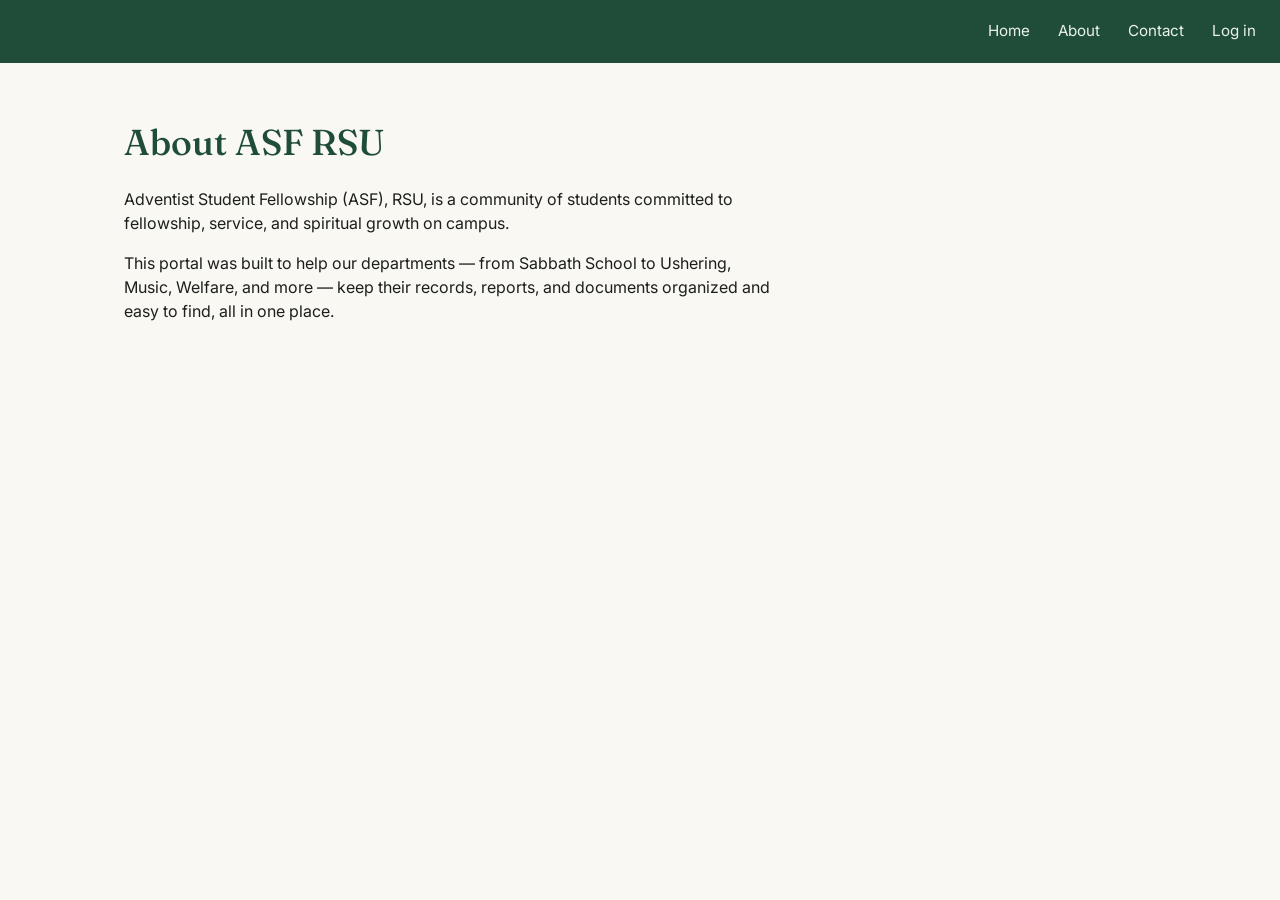
<file: about.html>
<!DOCTYPE html>
<html lang="en">
<head>
  <meta charset="UTF-8">
  <title>About — ASF RSU Document Portal</title>
  <link rel="stylesheet" href="style.css">
</head>
<body>

  <header>
    <nav>
      <a href="index.html">Home</a>
      <a href="about.html">About</a>
      <a href="contact.html">Contact</a>
      <a href="login.html">Log in</a>
    </nav>
  </header>

  <main>
    <h1>About ASF RSU</h1>
    <p>Adventist Student Fellowship (ASF), RSU, is a community of students committed to fellowship, service, and spiritual growth on campus.</p>
    <p>This portal was built to help our departments — from Sabbath School to Ushering, Music, Welfare, and more — keep their records, reports, and documents organized and easy to find, all in one place.</p>
  </main>

</body>
</html>
</file>
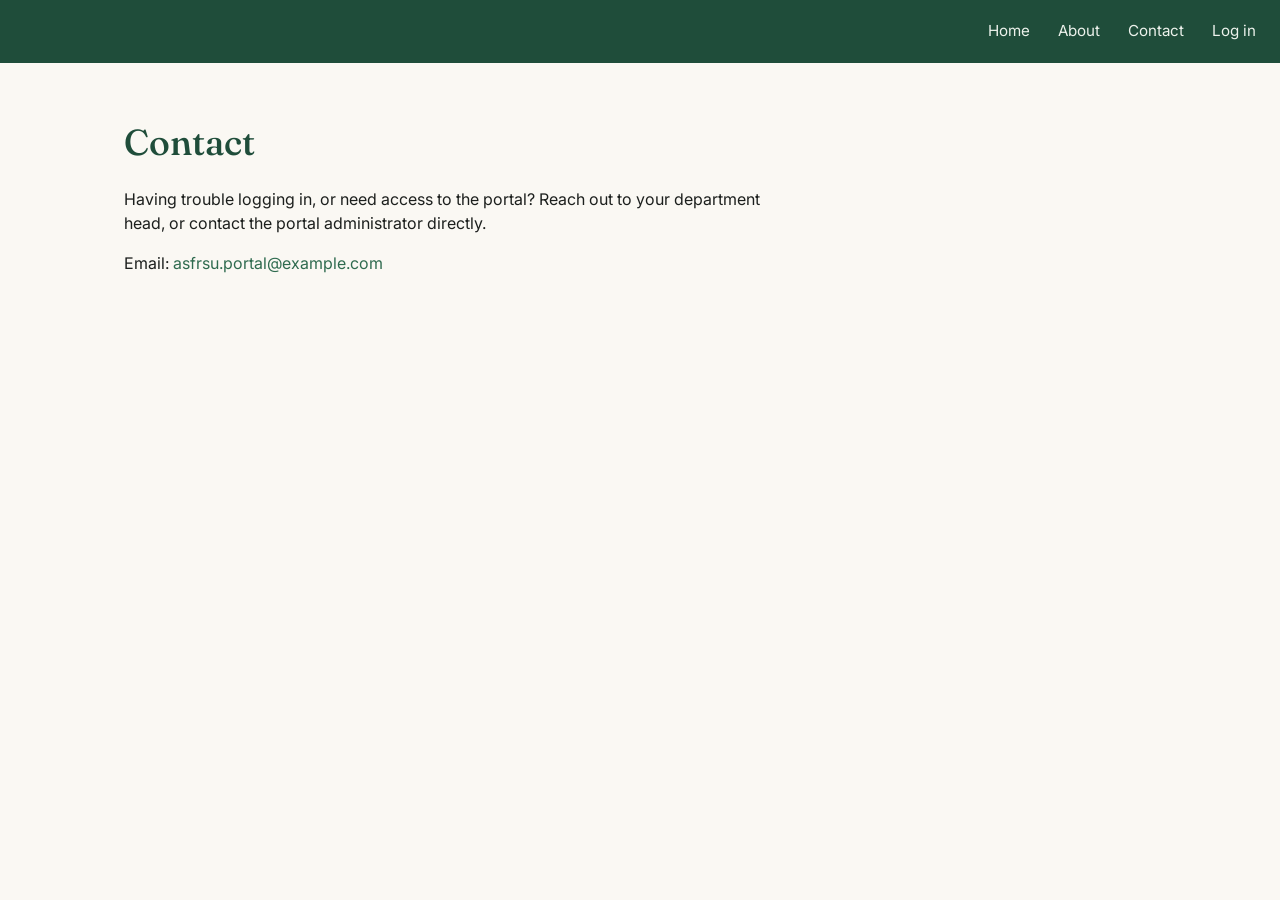
<file: contact.html>
<!DOCTYPE html>
<html lang="en">
<head>
  <meta charset="UTF-8">
  <title>Contact — ASF RSU Document Portal</title>
  <link rel="stylesheet" href="style.css">
</head>
<body>

  <header>
    <nav>
      <a href="index.html">Home</a>
      <a href="about.html">About</a>
      <a href="contact.html">Contact</a>
      <a href="login.html">Log in</a>
    </nav>
  </header>

  <main>
    <h1>Contact</h1>
    <p>Having trouble logging in, or need access to the portal? Reach out to your department head, or contact the portal administrator directly.</p>
    <p>Email: <a href="mailto:asfrsu.portal@example.com">asfrsu.portal@example.com</a></p>
  </main>

</body>
</html>
</file>
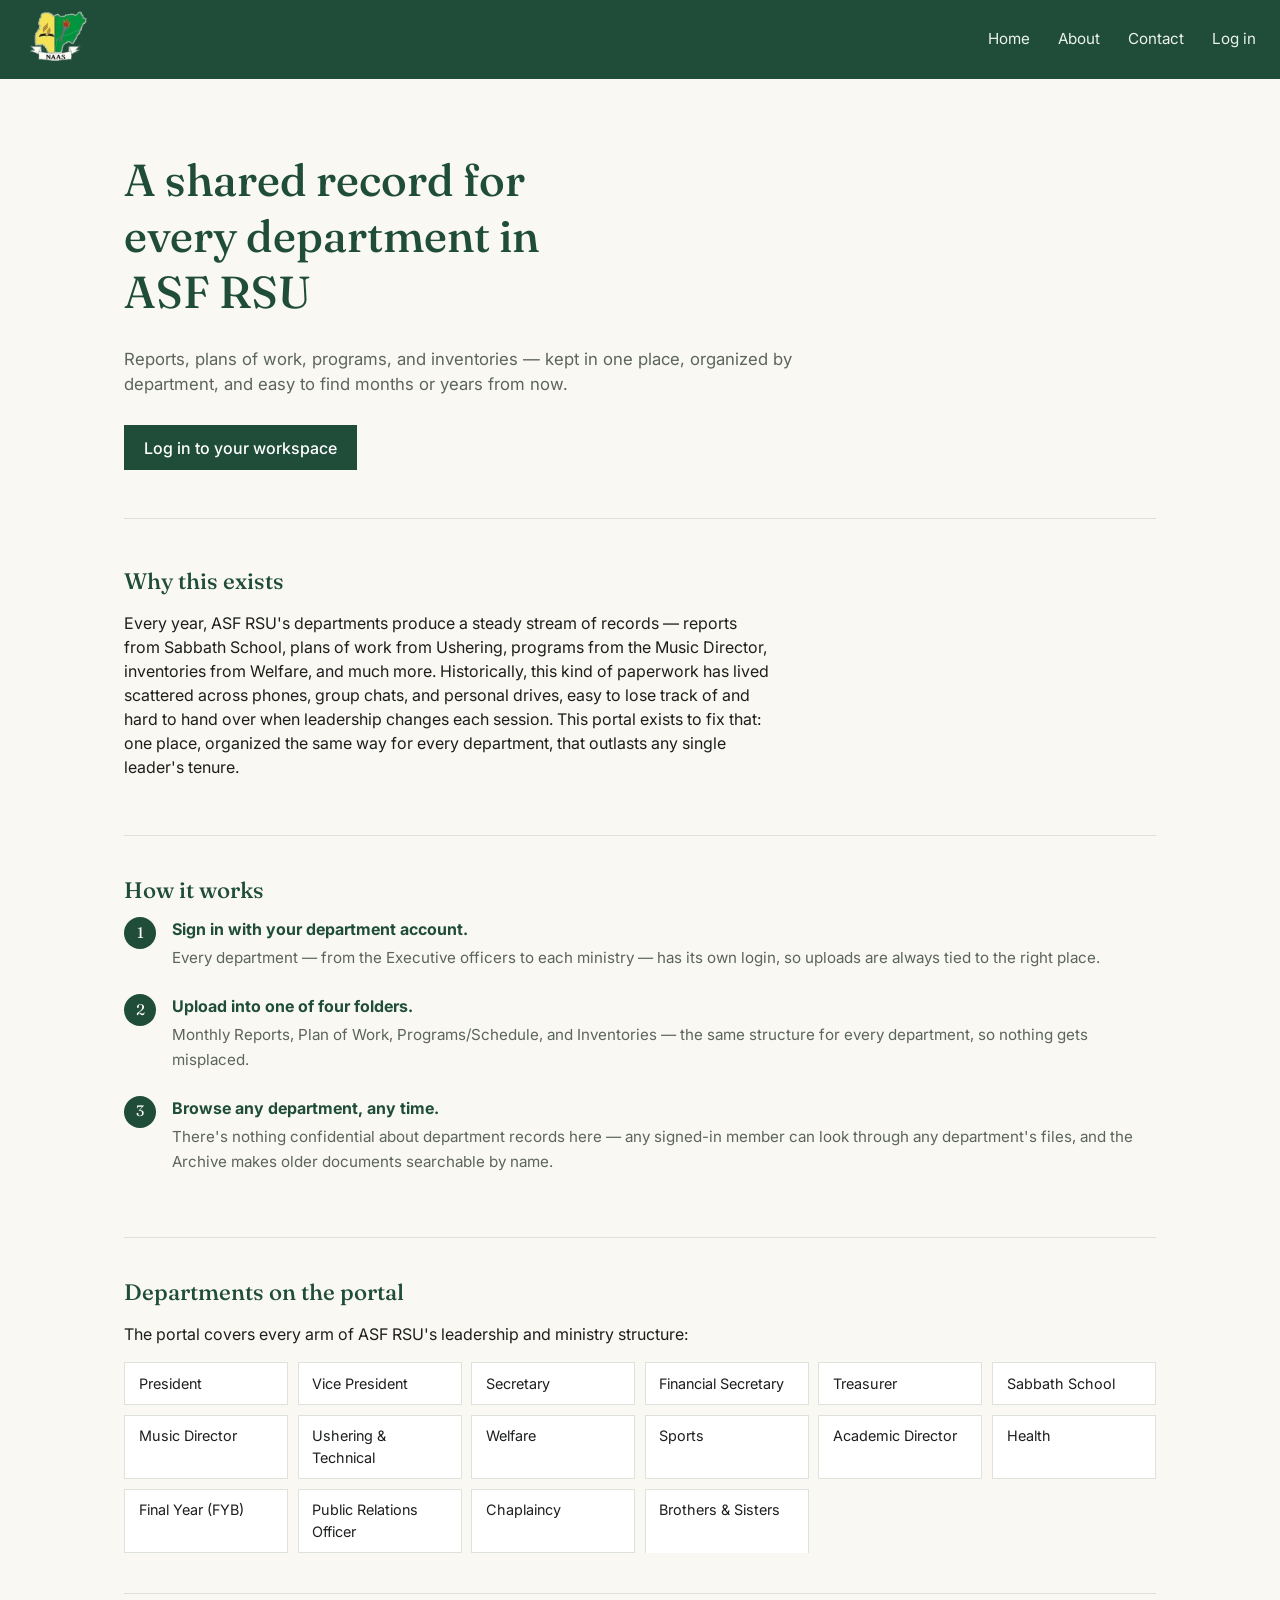
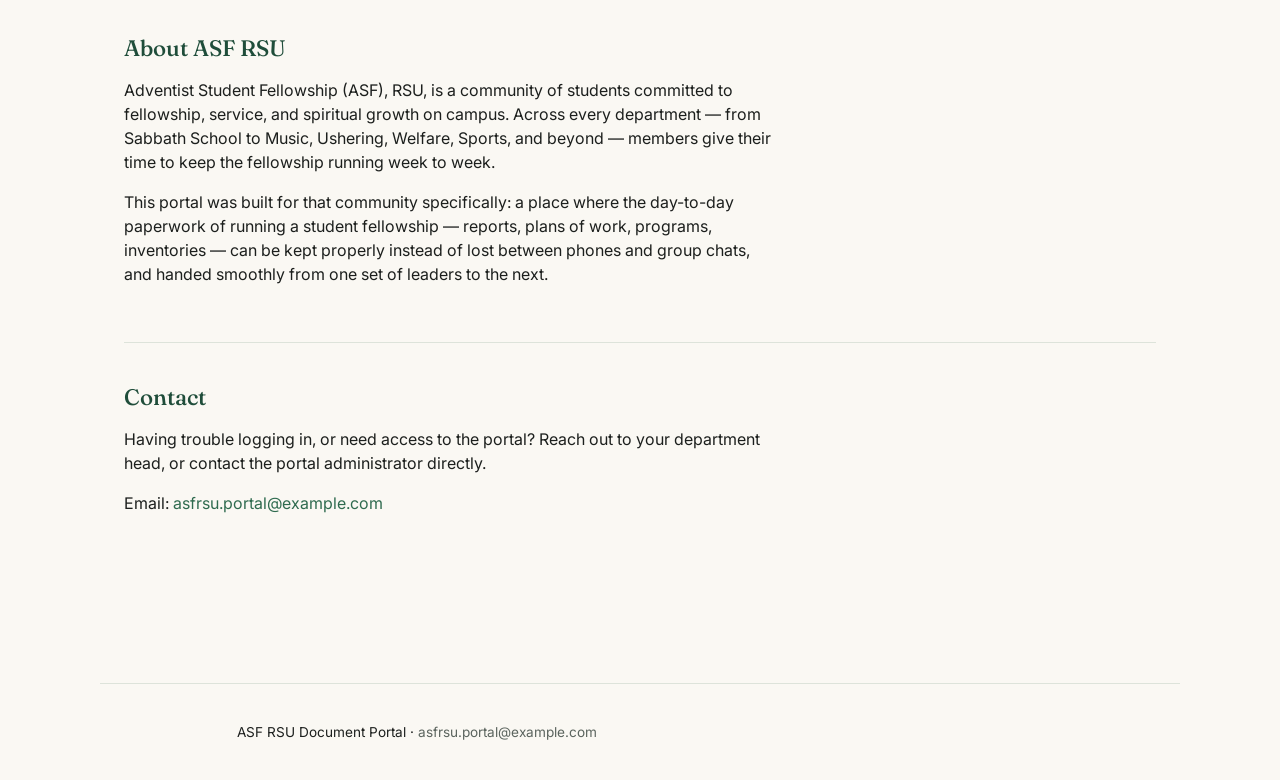
<file: home.html>
<!DOCTYPE html>
<html lang="en">
<head>
  <meta charset="UTF-8">
  <meta name="viewport" content="width=device-width, initial-scale=1">
  <title>ASF RSU Document Portal</title>
  <link rel="stylesheet" href="style.css">
</head>
<body>

  <header>
    <a href="home.html" aria-label="ASF RSU Portal home">
      <img src="download.png" alt="ASF RSU Portal logo" class="logo">
    </a>
    <nav>
      <a href="home.html">Home</a>
      <a href="#about">About</a>
      <a href="#contact">Contact</a>
      <a href="login.html">Log in</a>
    </nav>
  </header>

  <main>
    <section class="hero">
      <h1>A shared record for every department in ASF RSU</h1>
      <p>Reports, plans of work, programs, and inventories — kept in one place, organized by department, and easy to find months or years from now.</p>
      <a class="button-link" href="login.html">Log in to your workspace</a>
    </section>

    <section class="dept-overview">
      <h2>Why this exists</h2>
      <p>Every year, ASF RSU's departments produce a steady stream of records — reports from Sabbath School, plans of work from Ushering, programs from the Music Director, inventories from Welfare, and much more. Historically, this kind of paperwork has lived scattered across phones, group chats, and personal drives, easy to lose track of and hard to hand over when leadership changes each session. This portal exists to fix that: one place, organized the same way for every department, that outlasts any single leader's tenure.</p>
    </section>

    <section class="how-it-works">
      <h2>How it works</h2>
      <ol class="steps">
        <li>
          <strong>Sign in with your department account.</strong>
          <span>Every department — from the Executive officers to each ministry — has its own login, so uploads are always tied to the right place.</span>
        </li>
        <li>
          <strong>Upload into one of four folders.</strong>
          <span>Monthly Reports, Plan of Work, Programs/Schedule, and Inventories — the same structure for every department, so nothing gets misplaced.</span>
        </li>
        <li>
          <strong>Browse any department, any time.</strong>
          <span>There's nothing confidential about department records here — any signed-in member can look through any department's files, and the Archive makes older documents searchable by name.</span>
        </li>
      </ol>
    </section>

    <section class="dept-list">
      <h2>Departments on the portal</h2>
      <p>The portal covers every arm of ASF RSU's leadership and ministry structure:</p>
      <ul class="dept-grid">
        <li>President</li>
        <li>Vice President</li>
        <li>Secretary</li>
        <li>Financial Secretary</li>
        <li>Treasurer</li>
        <li>Sabbath School</li>
        <li>Music Director</li>
        <li>Ushering &amp; Technical</li>
        <li>Welfare</li>
        <li>Sports</li>
        <li>Academic Director</li>
        <li>Health</li>
        <li>Final Year (FYB)</li>
        <li>Public Relations Officer</li>
        <li>Chaplaincy</li>
        <li>Brothers &amp; Sisters</li>
      </ul>
    </section>

    <section id="about" class="about-section">
      <h2>About ASF RSU</h2>
      <p>Adventist Student Fellowship (ASF), RSU, is a community of students committed to fellowship, service, and spiritual growth on campus. Across every department — from Sabbath School to Music, Ushering, Welfare, Sports, and beyond — members give their time to keep the fellowship running week to week.</p>
      <p>This portal was built for that community specifically: a place where the day-to-day paperwork of running a student fellowship — reports, plans of work, programs, inventories — can be kept properly instead of lost between phones and group chats, and handed smoothly from one set of leaders to the next.</p>
    </section>

    <section id="contact" class="contact-section">
      <h2>Contact</h2>
      <p>Having trouble logging in, or need access to the portal? Reach out to your department head, or contact the portal administrator directly.</p>
      <p>Email: <a href="mailto:asfrsu.portal@example.com">asfrsu.portal@example.com</a></p>
    </section>
  </main>

  <footer>
    <p>ASF RSU Document Portal &middot; <a href="mailto:asfrsu.portal@example.com">asfrsu.portal@example.com</a></p>
  </footer>

</body>
</html>
</file>
<file: style.css>
/* ASF RSU Document Portal — Stylesheet */

@import url('https://fonts.googleapis.com/css2?family=Fraunces:opsz,wght@9..144,400;9..144,500;9..144,600&family=Inter:wght@400;500;600&display=swap');

:root {
  --green-deep: #1F4D3A;
  --green-mid: #2F6B4F;
  --gold: #C89B3C;
  --bg: #FAF8F3;
  --panel: #FFFFFF;
  --text: #1C1F1D;
  --text-soft: #5B645E;
  --border: #DDE3DA;
  --danger: #A6402F;
  --accent: #2F6B4F;
}

* {
  box-sizing: border-box;
}

html {
  -webkit-text-size-adjust: 100%;
}

img {
  max-width: 100%;
}

body {
  margin: 0;
  padding-top: 80px;
  background: var(--bg);
  color: var(--text);
  font-family: 'Inter', system-ui, sans-serif;
  font-size: 16px;
  line-height: 1.5;
}

h1, h2, h3 {
  font-family: 'Fraunces', Georgia, serif;
  font-weight: 500;
  color: var(--green-deep);
  line-height: 1.25;
  margin: 0 0 0.6em;
}

h1 { font-size: clamp(1.75rem, 5vw, 2.25rem); }
h2 { font-size: clamp(1.2rem, 3vw, 1.4rem); margin-top: 2rem; }

p {
  max-width: 65ch;
  color: var(--text);
}

a {
  color: var(--green-mid);
  text-decoration: none;
  border-bottom: 1px solid transparent;
}

a:hover, a:focus-visible {
  border-bottom-color: var(--gold);
}

/* Layout */

header {
  position: fixed;
  top: 0;
  left: 0;
  right: 0;
  z-index: 1000;
  background: var(--green-deep);
  display: flex;
  align-items: center;
  gap: 1rem;
  padding: 0.5rem 1.5rem;
}

.logo {
  width: 72px;
  height: 56px;
  object-fit: contain;
  flex: 0 0 auto;
}

nav {
  flex: 1;
  min-width: 0;
  padding: 0.75rem 0;
  display: flex;
  justify-content: flex-end;
  align-items: center;
  gap: 1.75rem;
}

nav a {
  color: #EDF2EC;
  border-bottom: none;
  font-size: 0.95rem;
}

nav a:hover, nav a:focus-visible {
  color: var(--gold);
}

.button-link {
  display: inline-block;
  background: var(--green-deep);
  color: #fff;
  border: none;
  padding: 0.65rem 1.25rem;
  font-weight: 500;
}

.button-link:hover, .button-link:focus-visible {
  background: var(--green-mid);
  color: #fff;
  border-bottom-color: transparent;
}

@media (max-width: 700px) {
  body {
    padding-top: 140px;
  }

  header {
    flex-direction: column;
    gap: 0.25rem;
    padding: 0.75rem 1rem 0.25rem;
  }

  .logo {
    width: 76px;
    height: 54px;
  }

  nav {
    width: 100%;
    justify-content: center;
    flex-wrap: wrap;
    gap: 0.6rem 1.1rem;
    padding: 0.5rem 0 0.9rem;
  }

  nav a {
    padding: 0.25rem 0;
  }
}

main {
  max-width: 1080px;
  margin: 0 auto;
  padding: clamp(1.5rem, 4vw, 2.5rem) clamp(1rem, 3vw, 1.5rem) 4rem;
  width: 100%;
}

/* Home page sections */

.hero {
  padding: 2rem 0 3rem;
  border-bottom: 1px solid var(--border);
  margin-bottom: 3rem;
}

.hero h1 {
  font-size: clamp(2rem, 6vw, 2.8rem);
  max-width: 16ch;
}

.hero p {
  color: var(--text-soft);
  font-size: 1.05rem;
  margin-bottom: 1.75rem;
}

.dept-overview h2,
.how-it-works h2,
.dept-list h2,
.about-section h2,
.contact-section h2 {
  margin-top: 0;
}

.dept-overview,
.how-it-works,
.dept-list,
.about-section,
.contact-section {
  padding-bottom: 2.5rem;
  margin-bottom: 2.5rem;
  border-bottom: 1px solid var(--border);
}

.contact-section {
  border-bottom: none;
  margin-bottom: 0;
}

.steps {
  list-style: none;
  padding: 0;
  margin: 0;
  border: none;
  background: transparent;
  counter-reset: step;
}

.steps li {
  display: block;
  border: none;
  background: transparent;
  padding: 0 0 1.5rem 3rem;
  position: relative;
}

.steps li::before {
  counter-increment: step;
  content: counter(step);
  position: absolute;
  left: 0;
  top: 0;
  width: 2rem;
  height: 2rem;
  background: var(--green-deep);
  color: #fff;
  border-radius: 50%;
  display: flex;
  align-items: center;
  justify-content: center;
  font-family: 'Fraunces', serif;
  font-size: 0.95rem;
}

.steps strong {
  display: block;
  color: var(--green-deep);
  margin-bottom: 0.25rem;
}

.steps span {
  color: var(--text-soft);
  font-size: 0.95rem;
}

.dept-grid {
  list-style: none;
  padding: 0;
  margin: 1rem 0 0;
  border: none;
  background: transparent;
  display: grid;
  grid-template-columns: repeat(auto-fill, minmax(160px, 1fr));
  gap: 0.6rem;
}

.dept-grid li {
  border: 1px solid var(--border);
  background: var(--panel);
  padding: 0.6rem 0.85rem;
  font-size: 0.9rem;
  display: block;
}

/* Login box */

.login-box {
  max-width: 380px;
  margin: 4rem auto;
  background: var(--panel);
  border: 1px solid var(--border);
  padding: 2rem 2.25rem;
}

.login-box h1 {
  font-size: 1.5rem;
}

.login-box p {
  color: var(--text-soft);
  margin-bottom: 1.5rem;
}

.forgot-link {
  text-align: center;
  margin-top: 0.5rem;
}

.forgot-link a {
  font-size: 0.9rem;
  color: var(--text-soft);
}

/* Dashboard */

.dashboard-links {
  display: flex;
  flex-wrap: wrap;
  gap: 0.75rem;
  margin: 1.5rem 0 2.5rem;
}

.dashboard-links a {
  border: 1px solid var(--border);
  background: var(--panel);
  padding: 0.6rem 1rem;
  border-bottom: 1px solid var(--border);
  color: var(--green-deep);
  font-weight: 500;
  font-size: 0.9rem;
}

.dashboard-links a:hover {
  border-color: var(--gold);
  color: var(--gold);
}

#userEmail {
  color: var(--text-soft);
  margin-bottom: 1.5rem;
}

/* Form elements */

input[type="email"],
input[type="password"],
input[type="text"],
input[type="file"],
select {
  width: 100%;
  padding: 0.65rem 0.75rem;
  margin-bottom: 0.9rem;
  border: 1px solid var(--border);
  background: var(--panel);
  color: var(--text);
  font-family: inherit;
  font-size: 0.95rem;
}

input:focus-visible,
select:focus-visible,
button:focus-visible {
  outline: 2px solid var(--gold);
  outline-offset: 1px;
}

label {
  display: flex;
  align-items: center;
  gap: 0.5rem;
  font-size: 0.9rem;
  color: var(--text-soft);
  margin-bottom: 1rem;
}

label input[type="checkbox"] {
  width: auto;
  margin: 0;
}

button {
  background: var(--green-deep);
  color: #fff;
  border: none;
  padding: 0.65rem 1.25rem;
  font-family: inherit;
  font-size: 0.95rem;
  font-weight: 500;
  cursor: pointer;
}

button:disabled {
  opacity: 0.65;
  cursor: wait;
}

button:hover {
  background: var(--green-mid);
}

li button {
  background: transparent;
  color: var(--danger);
  border: 1px solid var(--danger);
  padding: 0.35rem 0.65rem;
  font-size: 0.8rem;
  margin-left: 0.4rem;
}

li button:hover {
  background: var(--danger);
  color: #fff;
}

ul li a {
  color: var(--green-mid);
  font-size: 0.8rem;
  border-bottom: 1px solid var(--border);
}

ul li a:hover {
  border-bottom-color: var(--gold);
}

/* File / member lists */

ul, ol {
  list-style: none;
  padding: 0;
  margin: 0;
  border: 1px solid var(--border);
  background: var(--panel);
}

ul li, ol li {
  padding: 0.75rem 1rem;
  border-bottom: 1px solid var(--border);
  display: flex;
  flex-wrap: wrap;
  align-items: center;
  gap: 0.25rem 0.75rem;
}

ul li:last-child, ol li:last-child {
  border-bottom: none;
}

.file-name {
  font-weight: 500;
  color: var(--text);
  flex: 1 1 auto;
  min-width: 0;
  overflow-wrap: anywhere;
}

ul li > a,
li button {
  flex-shrink: 0;
}

.file-meta {
  font-size: 0.8rem;
  color: var(--text-soft);
  flex-basis: 100%;
}

.file-subfolder {
  font-size: 0.75rem;
  color: var(--accent);
  font-style: italic;
  flex-basis: 100%;
}

.bulk-bar {
  display: flex;
  align-items: center;
  gap: 0.75rem;
  flex-wrap: wrap;
  margin: 0.5rem 0;
  padding: 0.5rem 0.75rem;
  background: var(--panel);
  border: 1px solid var(--border);
  border-radius: 8px;
  font-size: 0.9rem;
}

.bulk-bar button {
  padding: 0.35rem 0.75rem;
}

.bulk-select-all {
  display: flex;
  align-items: center;
  gap: 0.35rem;
  cursor: pointer;
  user-select: none;
}

.bulk-select-all input {
  cursor: pointer;
}

input.file-select {
  margin-right: 0.5rem;
  cursor: pointer;
}

.btn-danger {
  background: var(--danger);
  color: #fff;
  border: none;
  border-radius: 6px;
  cursor: pointer;
}

.btn-danger:disabled {
  opacity: 0.45;
  cursor: not-allowed;
}

.preview-modal {
  position: fixed;
  inset: 0;
  background: rgba(20, 22, 20, 0.6);
  display: flex;
  align-items: center;
  justify-content: center;
  z-index: 1000;
  padding: 1rem;
}

.preview-box {
  background: var(--panel);
  border-radius: 10px;
  width: min(900px, 100%);
  max-height: 92vh;
  display: flex;
  flex-direction: column;
  overflow: hidden;
  box-shadow: 0 10px 30px rgba(0, 0, 0, 0.25);
}

.preview-head {
  display: flex;
  justify-content: space-between;
  align-items: center;
  gap: 0.75rem;
  padding: 0.75rem 1rem;
  border-bottom: 1px solid var(--border);
}

.preview-title {
  font-weight: 600;
  word-break: break-word;
}

.preview-close {
  background: none;
  border: 1px solid var(--border);
  border-radius: 6px;
  padding: 0.3rem 0.6rem;
  cursor: pointer;
  flex-shrink: 0;
}

.preview-body {
  flex: 1;
  min-height: 0;
  background: #f0efe9;
}

.preview-body iframe {
  width: 100%;
  height: 70vh;
  border: none;
  background: #fff;
}

.preview-loading,
.preview-error {
  padding: 2rem;
  text-align: center;
  color: var(--text-soft);
}

.preview-footer {
  display: flex;
  justify-content: flex-end;
  gap: 0.5rem;
  padding: 0.75rem 1rem;
  border-top: 1px solid var(--border);
}

/* Tables (admin views) */

table {
  width: 100%;
  border-collapse: collapse;
  background: var(--panel);
  border: 1px solid var(--border);
}

th, td {
  text-align: left;
  padding: 0.65rem 0.85rem;
  border-bottom: 1px solid var(--border);
  font-size: 0.9rem;
}

th {
  color: var(--text-soft);
  font-weight: 500;
}

/* Status / error text */

#errorMsg, #uploadStatus {
  font-size: 0.9rem;
  min-height: 1.2em;
}

#errorMsg {
  color: var(--danger);
}

#uploadStatus {
  color: var(--green-mid);
}

/* Auth guard — hide content on protected pages until session is verified */
body[data-protected]:not(.authed) > main {
  opacity: 0;
  pointer-events: none;
}

body.authed > main {
  opacity: 1;
  pointer-events: auto;
  transition: opacity 0.15s ease;
}

/* Admin panel */

#adminRole {
  color: var(--text-soft);
  margin-bottom: 1.5rem;
}

.inline-role-select {
  width: auto;
  padding: 0.3rem 0.5rem;
  margin: 0;
  font-size: 0.85rem;
}

.delete-btn {
  background: transparent;
  color: var(--danger);
  border: 1px solid var(--danger);
  padding: 0.2rem 0.5rem;
  font-size: 0.8rem;
  cursor: pointer;
}

.delete-btn:hover {
  background: var(--danger);
  color: #fff;
}

/* Footer */

footer {
  max-width: 1080px;
  margin: 3rem auto 0;
  padding: 1.5rem;
  border-top: 1px solid var(--border);
  text-align: center;
  font-size: 0.85rem;
  color: var(--text-soft);
}

footer a {
  color: var(--text-soft);
  border-bottom-color: transparent;
}

footer a:hover {
  color: var(--green-mid);
  border-bottom-color: var(--gold);
}

/* Reduced motion respect */
@media (prefers-reduced-motion: reduce) {
  * { transition: none !important; }
}

/* Loading spinner */

.loading {
  display: flex;
  align-items: center;
  gap: 0.5rem;
  padding: 1rem;
  color: var(--text-soft);
  font-size: 0.9rem;
}

.loading::before {
  content: "";
  width: 1rem;
  height: 1rem;
  border: 2px solid var(--border);
  border-top-color: var(--green-mid);
  border-radius: 50%;
  animation: spin 0.6s linear infinite;
}

@keyframes spin {
  to { transform: rotate(360deg); }
}

/* Mobile responsive */

@media (max-width: 600px) {
  .dashboard-links {
    flex-direction: column;
  }

  .dashboard-links a,
  .dashboard-links button {
    width: 100%;
    text-align: center;
    min-height: 44px;
    display: flex;
    align-items: center;
    justify-content: center;
  }

  .login-box {
    margin: 2rem 1rem;
    padding: 1.5rem;
    width: auto;
  }

  main {
    padding: 1.5rem 1rem 3rem;
  }

  table {
    font-size: 0.85rem;
    display: block;
    overflow-x: auto;
    -webkit-overflow-scrolling: touch;
    white-space: nowrap;
    width: max-content;
    min-width: 100%;
  }

  th, td {
    padding: 0.5rem 0.65rem;
    min-height: 44px;
  }

  ul li {
    flex-direction: column;
    align-items: flex-start;
    gap: 0.4rem;
    padding: 0.75rem;
  }

  ul li > a,
  li button {
    min-height: 42px;
    min-width: 100%;
    display: flex;
    align-items: center;
    justify-content: center;
  }

  ul li > a {
    border: 1px solid var(--border);
    background: transparent;
    margin-top: 0.15rem;
  }

  .file-meta,
  .file-subfolder {
    flex-basis: auto;
  }

  button,
  .button-link,
  input[type="email"],
  input[type="password"],
  input[type="text"],
  input[type="file"],
  select {
    min-height: 44px;
  }

  .preview-box {
    width: 100%;
    height: 92vh;
    max-height: 92vh;
  }

  .preview-body iframe {
    height: 72vh;
  }

  footer {
    padding: 1.25rem 1rem;
  }
}

/* Small phones */

@media (max-width: 420px) {
  .bulk-bar {
    flex-direction: column;
    align-items: stretch;
    text-align: center;
    gap: 0.5rem;
  }

  .bulk-bar button {
    min-height: 44px;
  }

  .bulk-select-all {
    justify-content: center;
  }

  .steps li {
    padding-left: 2.5rem;
  }

  .steps li::before {
    width: 1.7rem;
    height: 1.7rem;
  }

  .login-box {
    padding: 1.25rem;
  }
}

/* Tablet refinements */

@media (min-width: 601px) and (max-width: 900px) {
  main {
    padding: 2rem 1.25rem 3.5rem;
  }

  .hero h1 {
    font-size: 2rem;
  }

  table {
    font-size: 0.85rem;
  }
}
</file>
